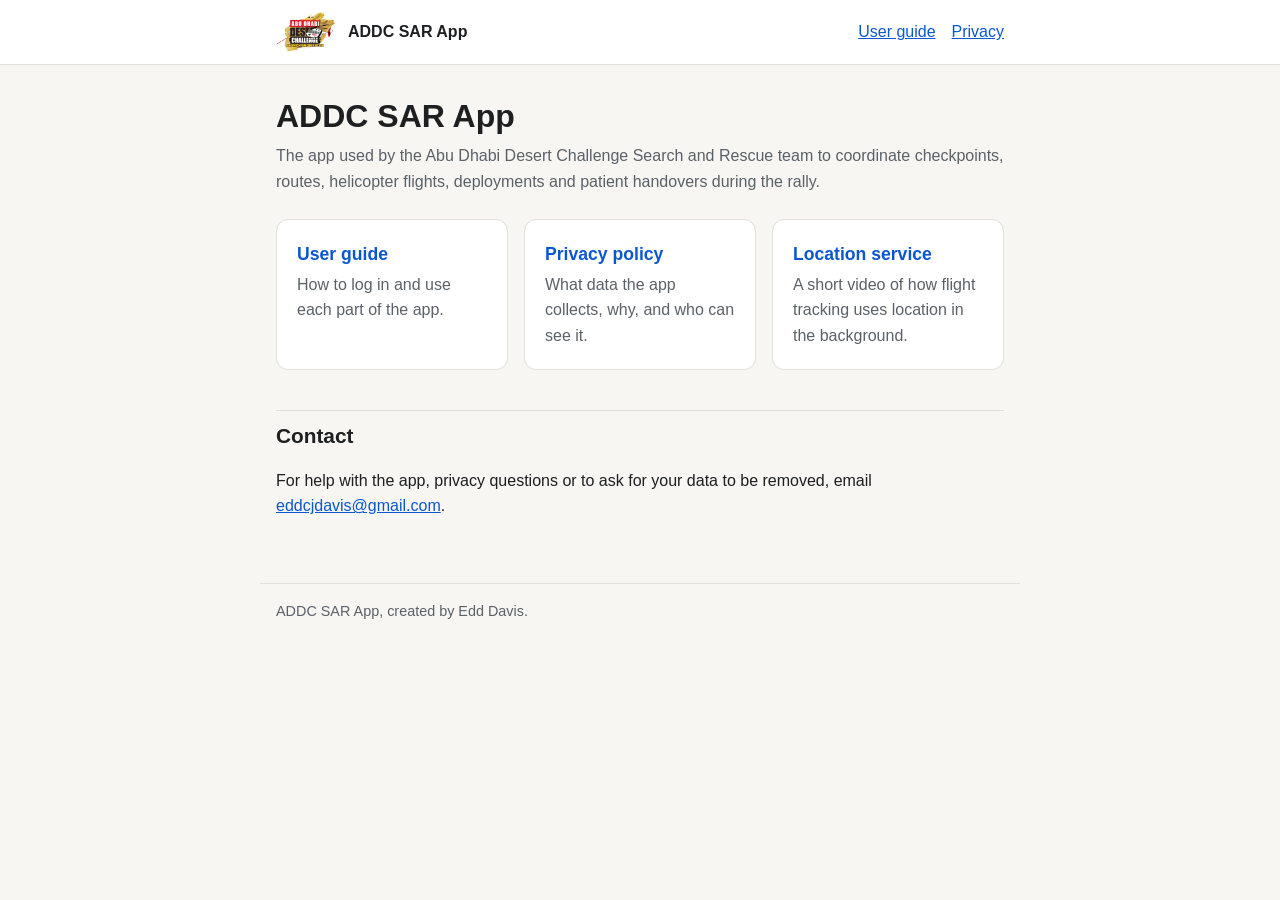
<file: index.html>
<!doctype html>
<html lang="en">
<head>
  <meta charset="utf-8">
  <meta name="viewport" content="width=device-width, initial-scale=1">
  <title>ADDC SAR App</title>
  <meta name="description" content="Privacy policy and user guide for the ADDC SAR App.">
  <link rel="icon" href="logo.png">
  <link rel="stylesheet" href="style.css">
</head>
<body>
  <header class="site">
    <div class="inner">
      <img src="logo.png" alt="">
      <a class="name" href="./">ADDC SAR App</a>
      <nav><a href="guide.html">User guide</a><a href="privacy.html">Privacy</a></nav>
    </div>
  </header>
  <main>
    <h1>ADDC SAR App</h1>
    <p class="lede">The app used by the Abu Dhabi Desert Challenge Search and Rescue team to coordinate checkpoints, routes, helicopter flights, deployments and patient handovers during the rally.</p>

    <div class="cards">
      <a class="card" href="guide.html"><strong>User guide</strong><span>How to log in and use each part of the app.</span></a>
      <a class="card" href="privacy.html"><strong>Privacy policy</strong><span>What data the app collects, why, and who can see it.</span></a>
      <a class="card" href="location-service.html"><strong>Location service</strong><span>A short video of how flight tracking uses location in the background.</span></a>
    </div>

    <h2>Contact</h2>
    <p>For help with the app, privacy questions or to ask for your data to be removed, email <a href="mailto:eddcjdavis@gmail.com">eddcjdavis@gmail.com</a>.</p>
  </main>
  <footer>ADDC SAR App, created by Edd Davis.</footer>
</body>
</html>
</file>
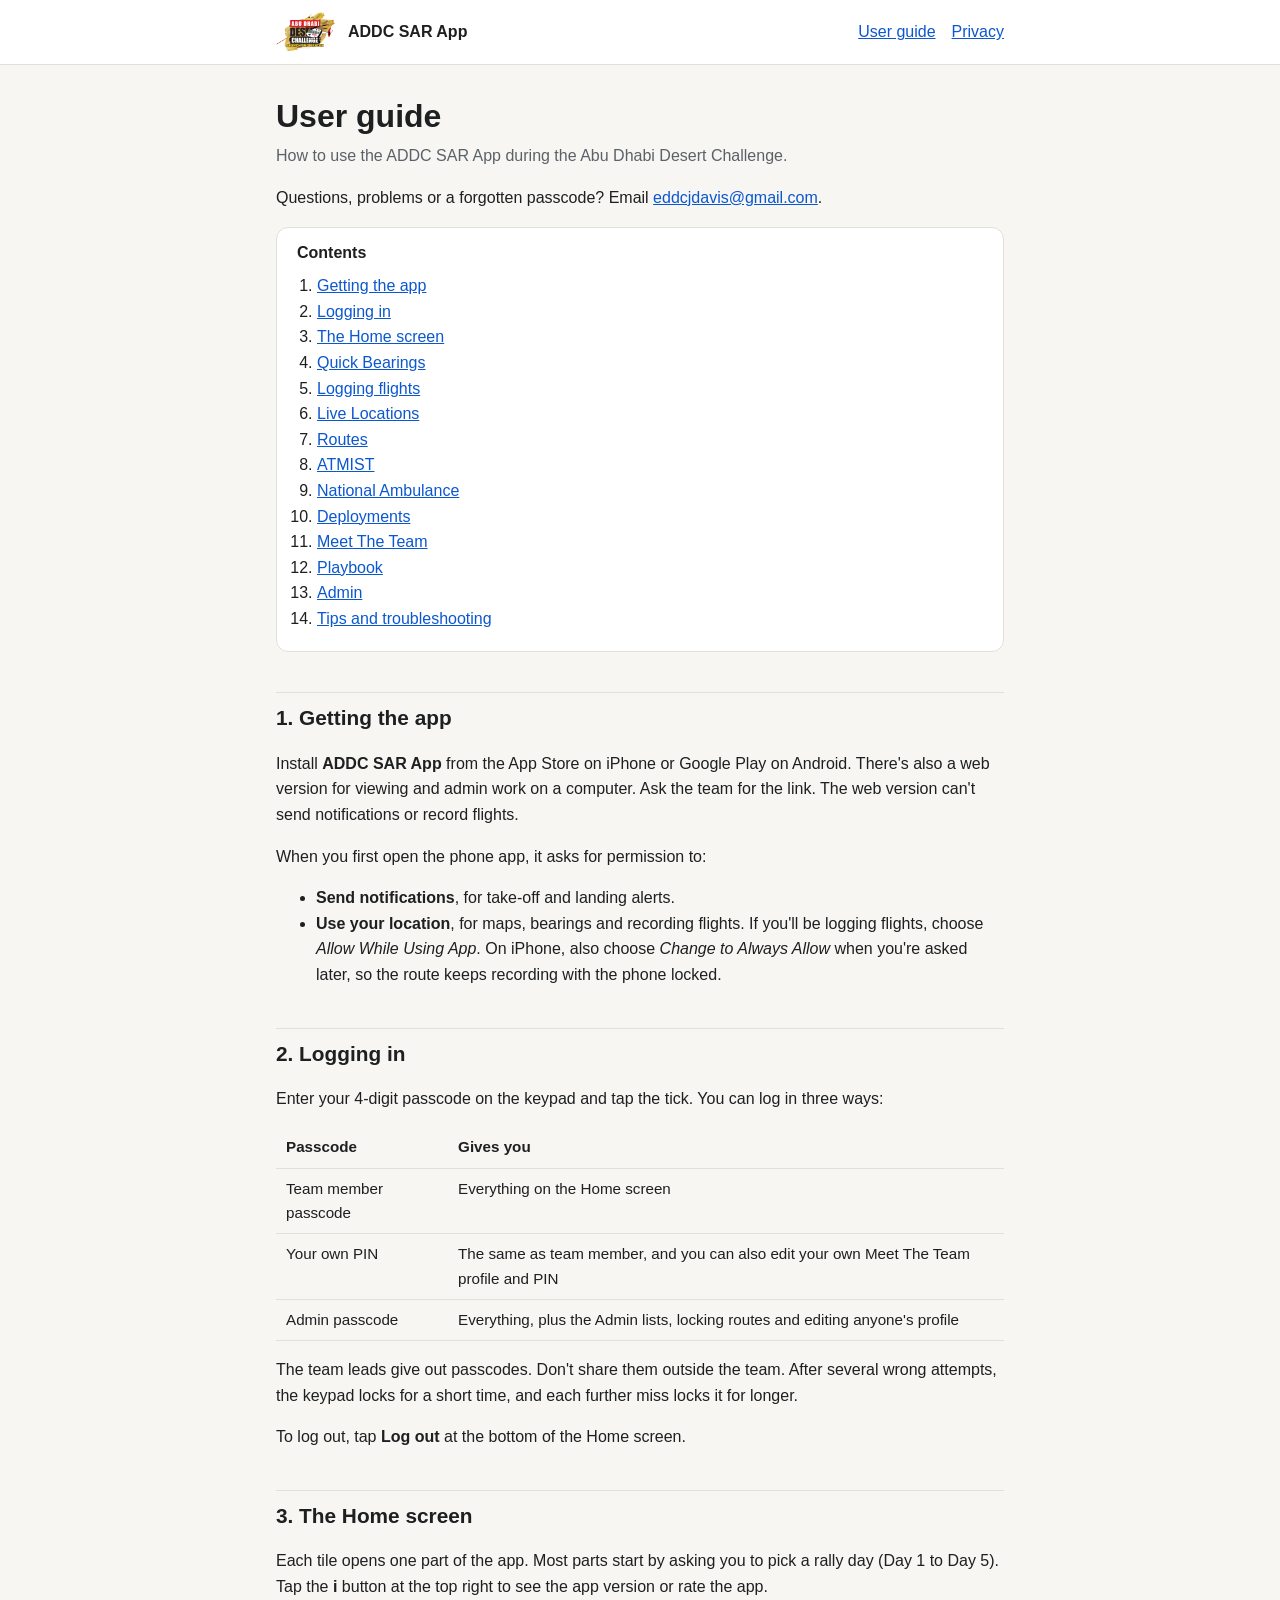
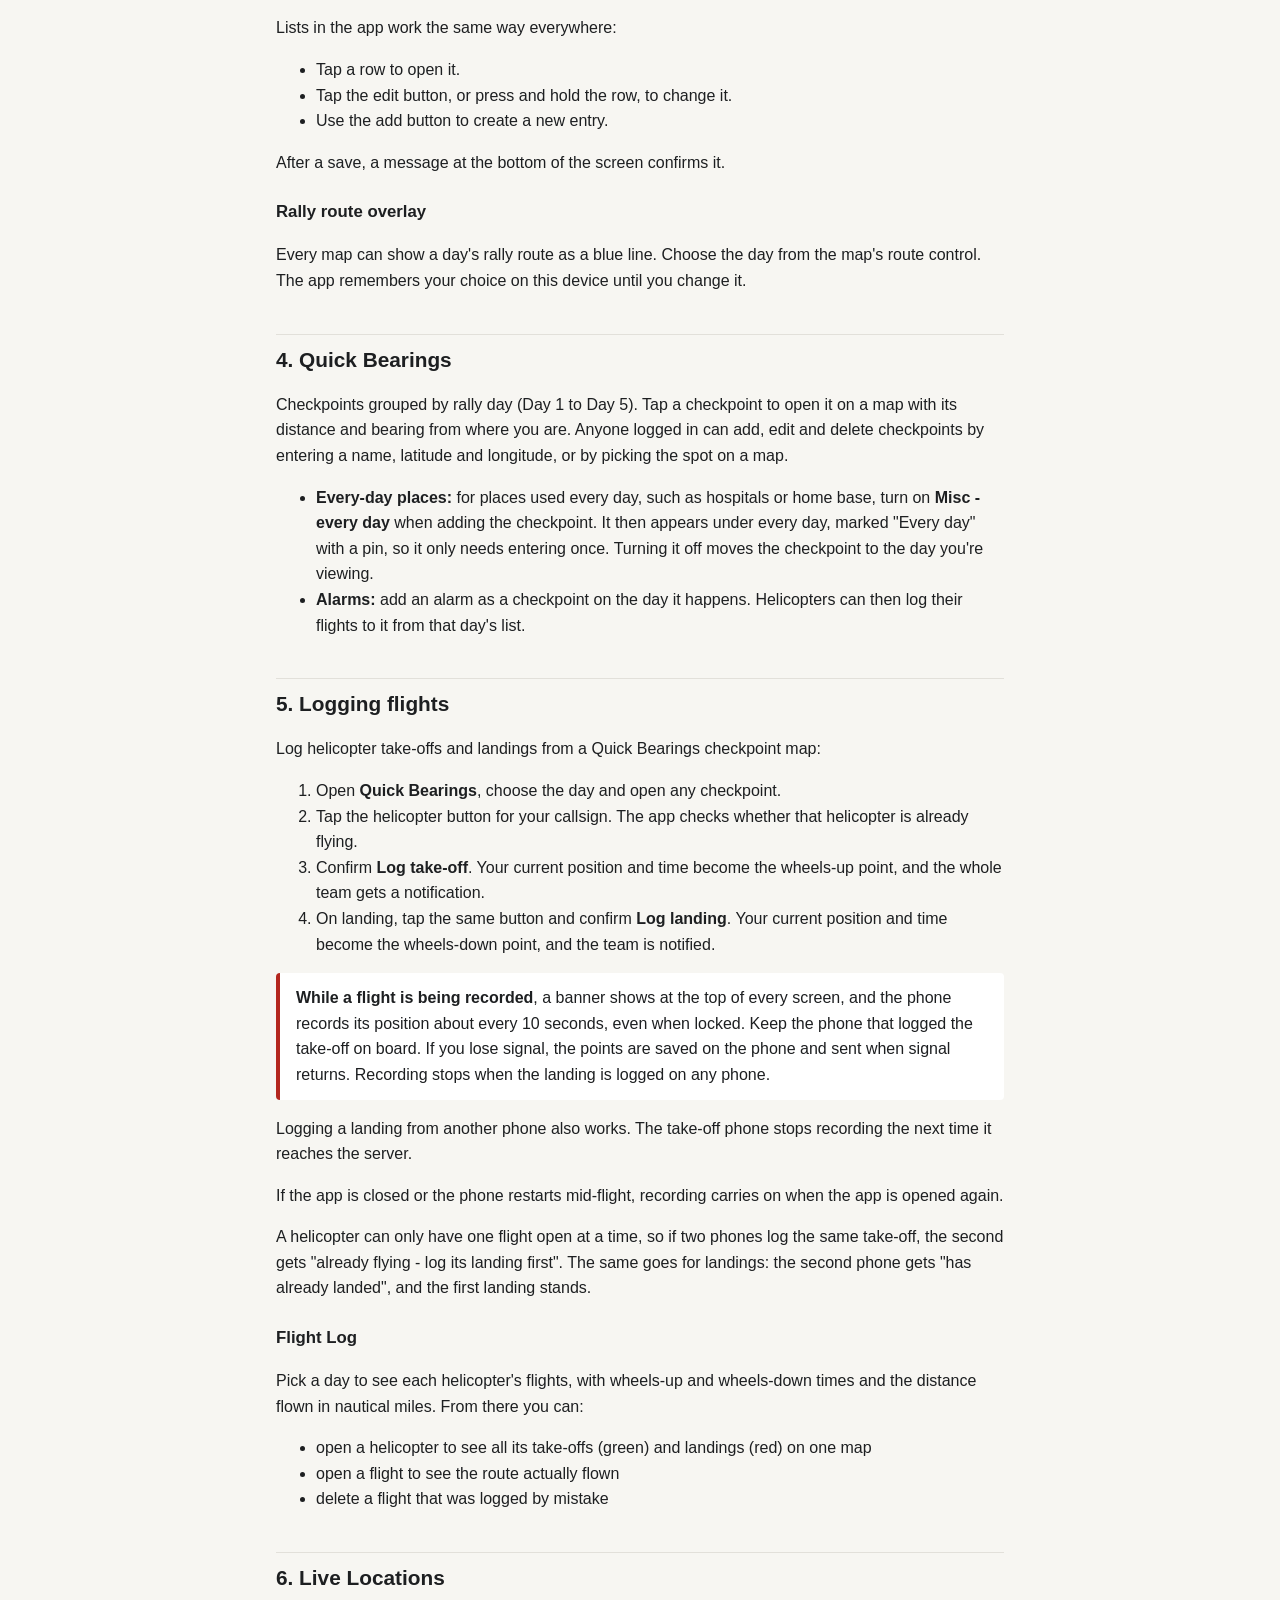
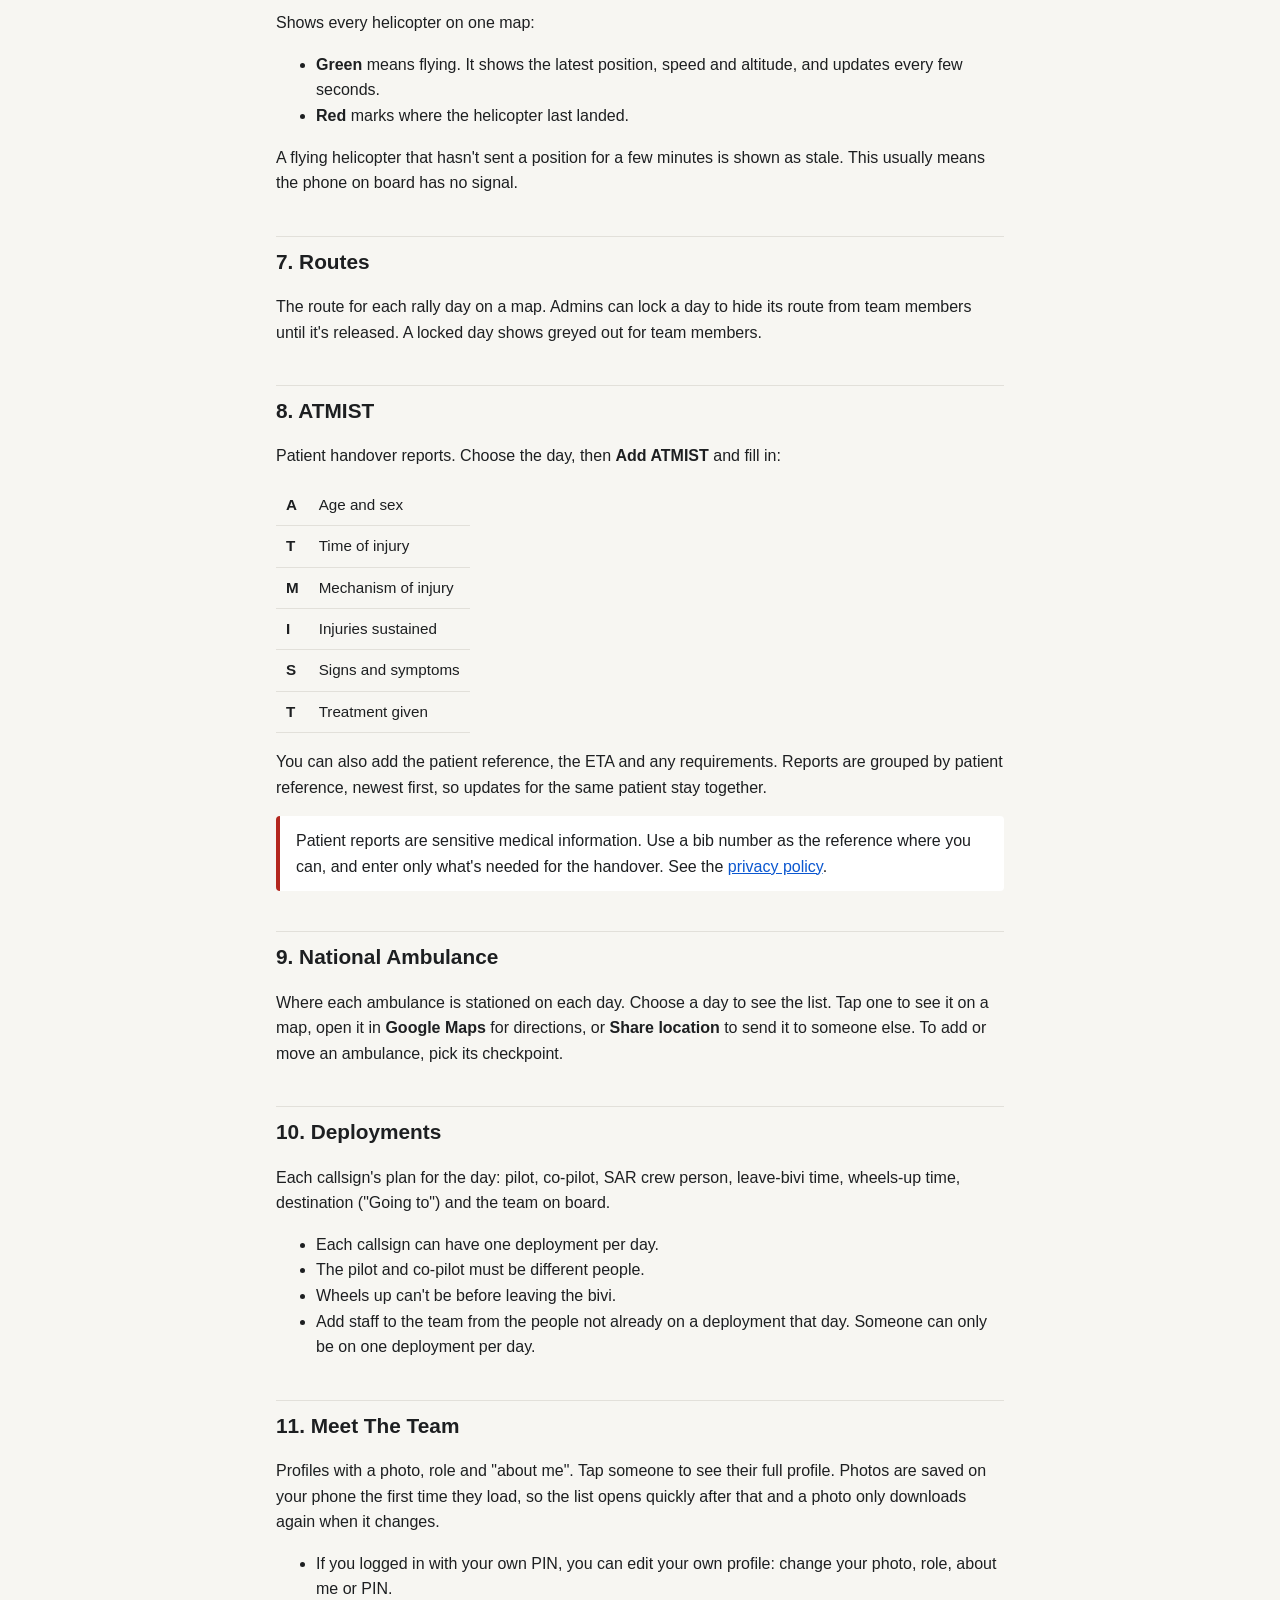
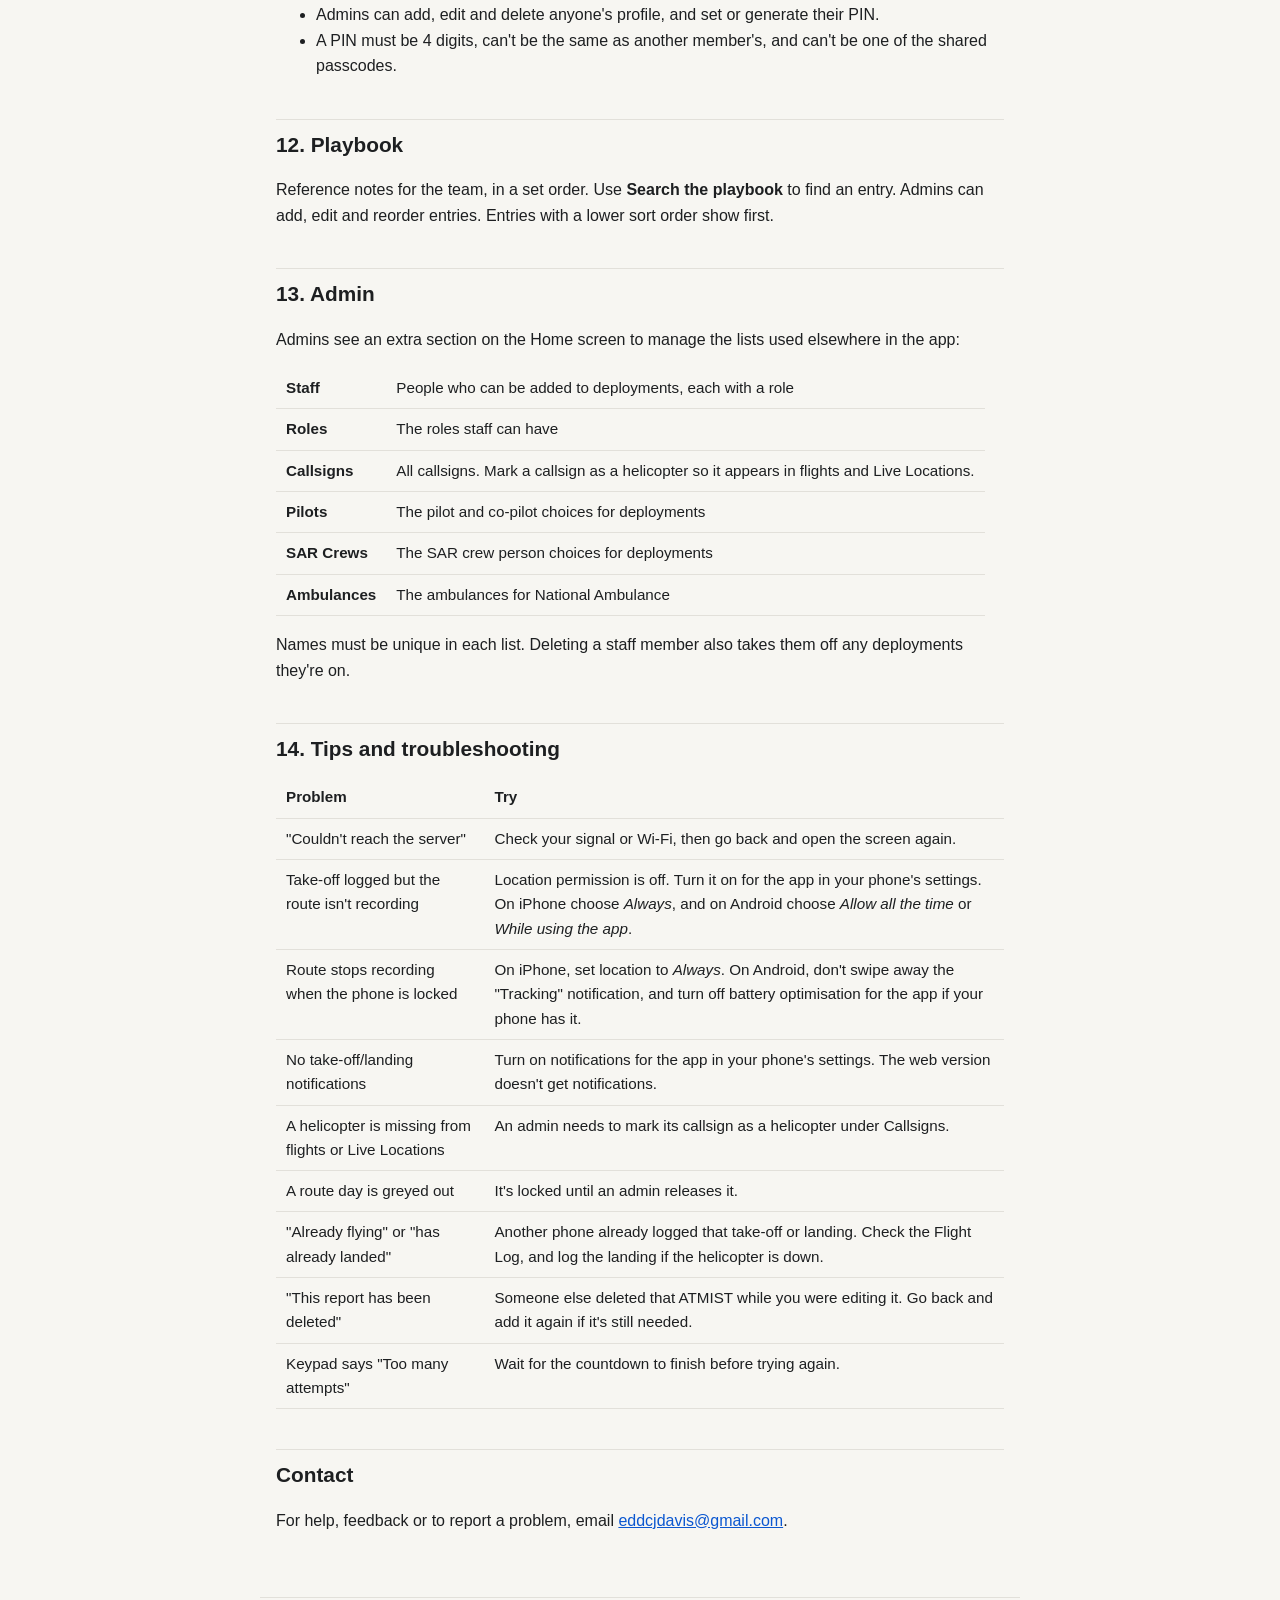
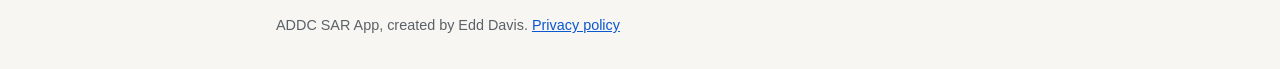
<file: guide.html>
<!doctype html>
<html lang="en">
<head>
  <meta charset="utf-8">
  <meta name="viewport" content="width=device-width, initial-scale=1">
  <title>ADDC SAR User Guide</title>
  <meta name="description" content="How to log in to and use each part of the ADDC SAR App.">
  <link rel="icon" href="logo.png">
  <link rel="stylesheet" href="style.css">
</head>
<body>
  <header class="site">
    <div class="inner">
      <img src="logo.png" alt="">
      <a class="name" href="./">ADDC SAR App</a>
      <nav><a href="guide.html">User guide</a><a href="privacy.html">Privacy</a></nav>
    </div>
  </header>
  <main>
    <h1>User guide</h1>
    <p class="lede">How to use the ADDC SAR App during the Abu Dhabi Desert Challenge.</p>

    <p>Questions, problems or a forgotten passcode? Email <a href="mailto:eddcjdavis@gmail.com">eddcjdavis@gmail.com</a>.</p>

    <div class="toc">
      <strong>Contents</strong>
      <ol>
        <li><a href="#install">Getting the app</a></li>
        <li><a href="#login">Logging in</a></li>
        <li><a href="#home">The Home screen</a></li>
        <li><a href="#bearings">Quick Bearings</a></li>
        <li><a href="#flights">Logging flights</a></li>
        <li><a href="#live">Live Locations</a></li>
        <li><a href="#routes">Routes</a></li>
        <li><a href="#atmist">ATMIST</a></li>
        <li><a href="#ambulance">National Ambulance</a></li>
        <li><a href="#deployments">Deployments</a></li>
        <li><a href="#team">Meet The Team</a></li>
        <li><a href="#playbook">Playbook</a></li>
        <li><a href="#admin">Admin</a></li>
        <li><a href="#tips">Tips and troubleshooting</a></li>
      </ol>
    </div>

    <h2 id="install">1. Getting the app</h2>
    <p>Install <strong>ADDC SAR App</strong> from the App Store on iPhone or Google Play on Android. There's also a web version for viewing and admin work on a computer. Ask the team for the link. The web version can't send notifications or record flights.</p>
    <p>When you first open the phone app, it asks for permission to:</p>
    <ul>
      <li><strong>Send notifications</strong>, for take-off and landing alerts.</li>
      <li><strong>Use your location</strong>, for maps, bearings and recording flights. If you'll be logging flights, choose <em>Allow While Using App</em>. On iPhone, also choose <em>Change to Always Allow</em> when you're asked later, so the route keeps recording with the phone locked.</li>
    </ul>

    <h2 id="login">2. Logging in</h2>
    <p>Enter your 4-digit passcode on the keypad and tap the tick. You can log in three ways:</p>
    <table>
      <thead><tr><th>Passcode</th><th>Gives you</th></tr></thead>
      <tbody>
        <tr><td>Team member passcode</td><td>Everything on the Home screen</td></tr>
        <tr><td>Your own PIN</td><td>The same as team member, and you can also edit your own Meet The Team profile and PIN</td></tr>
        <tr><td>Admin passcode</td><td>Everything, plus the Admin lists, locking routes and editing anyone's profile</td></tr>
      </tbody>
    </table>
    <p>The team leads give out passcodes. Don't share them outside the team. After several wrong attempts, the keypad locks for a short time, and each further miss locks it for longer.</p>
    <p>To log out, tap <strong>Log out</strong> at the bottom of the Home screen.</p>

    <h2 id="home">3. The Home screen</h2>
    <p>Each tile opens one part of the app. Most parts start by asking you to pick a rally day (Day 1 to Day 5). Tap the <strong>i</strong> button at the top right to see the app version or rate the app.</p>
    <p>Lists in the app work the same way everywhere:</p>
    <ul>
      <li>Tap a row to open it.</li>
      <li>Tap the edit button, or press and hold the row, to change it.</li>
      <li>Use the add button to create a new entry.</li>
    </ul>
    <p>After a save, a message at the bottom of the screen confirms it.</p>

    <h3>Rally route overlay</h3>
    <p>Every map can show a day's rally route as a blue line. Choose the day from the map's route control. The app remembers your choice on this device until you change it.</p>

    <h2 id="bearings">4. Quick Bearings</h2>
    <p>Checkpoints grouped by rally day (Day 1 to Day 5). Tap a checkpoint to open it on a map with its distance and bearing from where you are. Anyone logged in can add, edit and delete checkpoints by entering a name, latitude and longitude, or by picking the spot on a map.</p>
    <ul>
      <li><strong>Every-day places:</strong> for places used every day, such as hospitals or home base, turn on <strong>Misc - every day</strong> when adding the checkpoint. It then appears under every day, marked "Every day" with a pin, so it only needs entering once. Turning it off moves the checkpoint to the day you're viewing.</li>
      <li><strong>Alarms:</strong> add an alarm as a checkpoint on the day it happens. Helicopters can then log their flights to it from that day's list.</li>
    </ul>

    <h2 id="flights">5. Logging flights</h2>
    <p>Log helicopter take-offs and landings from a Quick Bearings checkpoint map:</p>
    <ol>
      <li>Open <strong>Quick Bearings</strong>, choose the day and open any checkpoint.</li>
      <li>Tap the helicopter button for your callsign. The app checks whether that helicopter is already flying.</li>
      <li>Confirm <strong>Log take-off</strong>. Your current position and time become the wheels-up point, and the whole team gets a notification.</li>
      <li>On landing, tap the same button and confirm <strong>Log landing</strong>. Your current position and time become the wheels-down point, and the team is notified.</li>
    </ol>

    <div class="note">
      <strong>While a flight is being recorded</strong>, a banner shows at the top of every screen, and the phone records its position about every 10 seconds, even when locked. Keep the phone that logged the take-off on board. If you lose signal, the points are saved on the phone and sent when signal returns. Recording stops when the landing is logged on any phone.
    </div>

    <p>Logging a landing from another phone also works. The take-off phone stops recording the next time it reaches the server.</p>
    <p>If the app is closed or the phone restarts mid-flight, recording carries on when the app is opened again.</p>
    <p>A helicopter can only have one flight open at a time, so if two phones log the same take-off, the second gets "already flying - log its landing first". The same goes for landings: the second phone gets "has already landed", and the first landing stands.</p>

    <h3>Flight Log</h3>
    <p>Pick a day to see each helicopter's flights, with wheels-up and wheels-down times and the distance flown in nautical miles. From there you can:</p>
    <ul>
      <li>open a helicopter to see all its take-offs (green) and landings (red) on one map</li>
      <li>open a flight to see the route actually flown</li>
      <li>delete a flight that was logged by mistake</li>
    </ul>

    <h2 id="live">6. Live Locations</h2>
    <p>Shows every helicopter on one map:</p>
    <ul>
      <li><strong>Green</strong> means flying. It shows the latest position, speed and altitude, and updates every few seconds.</li>
      <li><strong>Red</strong> marks where the helicopter last landed.</li>
    </ul>
    <p>A flying helicopter that hasn't sent a position for a few minutes is shown as stale. This usually means the phone on board has no signal.</p>

    <h2 id="routes">7. Routes</h2>
    <p>The route for each rally day on a map. Admins can lock a day to hide its route from team members until it's released. A locked day shows greyed out for team members.</p>

    <h2 id="atmist">8. ATMIST</h2>
    <p>Patient handover reports. Choose the day, then <strong>Add ATMIST</strong> and fill in:</p>
    <table>
      <tbody>
        <tr><th>A</th><td>Age and sex</td></tr>
        <tr><th>T</th><td>Time of injury</td></tr>
        <tr><th>M</th><td>Mechanism of injury</td></tr>
        <tr><th>I</th><td>Injuries sustained</td></tr>
        <tr><th>S</th><td>Signs and symptoms</td></tr>
        <tr><th>T</th><td>Treatment given</td></tr>
      </tbody>
    </table>
    <p>You can also add the patient reference, the ETA and any requirements. Reports are grouped by patient reference, newest first, so updates for the same patient stay together.</p>
    <div class="note">Patient reports are sensitive medical information. Use a bib number as the reference where you can, and enter only what's needed for the handover. See the <a href="privacy.html#patients">privacy policy</a>.</div>

    <h2 id="ambulance">9. National Ambulance</h2>
    <p>Where each ambulance is stationed on each day. Choose a day to see the list. Tap one to see it on a map, open it in <strong>Google Maps</strong> for directions, or <strong>Share location</strong> to send it to someone else. To add or move an ambulance, pick its checkpoint.</p>

    <h2 id="deployments">10. Deployments</h2>
    <p>Each callsign's plan for the day: pilot, co-pilot, SAR crew person, leave-bivi time, wheels-up time, destination ("Going to") and the team on board.</p>
    <ul>
      <li>Each callsign can have one deployment per day.</li>
      <li>The pilot and co-pilot must be different people.</li>
      <li>Wheels up can't be before leaving the bivi.</li>
      <li>Add staff to the team from the people not already on a deployment that day. Someone can only be on one deployment per day.</li>
    </ul>

    <h2 id="team">11. Meet The Team</h2>
    <p>Profiles with a photo, role and "about me". Tap someone to see their full profile. Photos are saved on your phone the first time they load, so the list opens quickly after that and a photo only downloads again when it changes.</p>
    <ul>
      <li>If you logged in with your own PIN, you can edit your own profile: change your photo, role, about me or PIN.</li>
      <li>Admins can add, edit and delete anyone's profile, and set or generate their PIN.</li>
      <li>A PIN must be 4 digits, can't be the same as another member's, and can't be one of the shared passcodes.</li>
    </ul>

    <h2 id="playbook">12. Playbook</h2>
    <p>Reference notes for the team, in a set order. Use <strong>Search the playbook</strong> to find an entry. Admins can add, edit and reorder entries. Entries with a lower sort order show first.</p>

    <h2 id="admin">13. Admin</h2>
    <p>Admins see an extra section on the Home screen to manage the lists used elsewhere in the app:</p>
    <table>
      <tbody>
        <tr><th>Staff</th><td>People who can be added to deployments, each with a role</td></tr>
        <tr><th>Roles</th><td>The roles staff can have</td></tr>
        <tr><th>Callsigns</th><td>All callsigns. Mark a callsign as a helicopter so it appears in flights and Live Locations.</td></tr>
        <tr><th>Pilots</th><td>The pilot and co-pilot choices for deployments</td></tr>
        <tr><th>SAR Crews</th><td>The SAR crew person choices for deployments</td></tr>
        <tr><th>Ambulances</th><td>The ambulances for National Ambulance</td></tr>
      </tbody>
    </table>
    <p>Names must be unique in each list. Deleting a staff member also takes them off any deployments they're on.</p>

    <h2 id="tips">14. Tips and troubleshooting</h2>
    <table>
      <thead><tr><th>Problem</th><th>Try</th></tr></thead>
      <tbody>
        <tr><td>"Couldn't reach the server"</td><td>Check your signal or Wi-Fi, then go back and open the screen again.</td></tr>
        <tr><td>Take-off logged but the route isn't recording</td><td>Location permission is off. Turn it on for the app in your phone's settings. On iPhone choose <em>Always</em>, and on Android choose <em>Allow all the time</em> or <em>While using the app</em>.</td></tr>
        <tr><td>Route stops recording when the phone is locked</td><td>On iPhone, set location to <em>Always</em>. On Android, don't swipe away the "Tracking" notification, and turn off battery optimisation for the app if your phone has it.</td></tr>
        <tr><td>No take-off/landing notifications</td><td>Turn on notifications for the app in your phone's settings. The web version doesn't get notifications.</td></tr>
        <tr><td>A helicopter is missing from flights or Live Locations</td><td>An admin needs to mark its callsign as a helicopter under Callsigns.</td></tr>
        <tr><td>A route day is greyed out</td><td>It's locked until an admin releases it.</td></tr>
        <tr><td>"Already flying" or "has already landed"</td><td>Another phone already logged that take-off or landing. Check the Flight Log, and log the landing if the helicopter is down.</td></tr>
        <tr><td>"This report has been deleted"</td><td>Someone else deleted that ATMIST while you were editing it. Go back and add it again if it's still needed.</td></tr>
        <tr><td>Keypad says "Too many attempts"</td><td>Wait for the countdown to finish before trying again.</td></tr>
      </tbody>
    </table>

    <h2>Contact</h2>
    <p>For help, feedback or to report a problem, email <a href="mailto:eddcjdavis@gmail.com">eddcjdavis@gmail.com</a>.</p>
  </main>
  <footer>ADDC SAR App, created by Edd Davis. <a href="privacy.html">Privacy policy</a></footer>
</body>
</html>
</file>
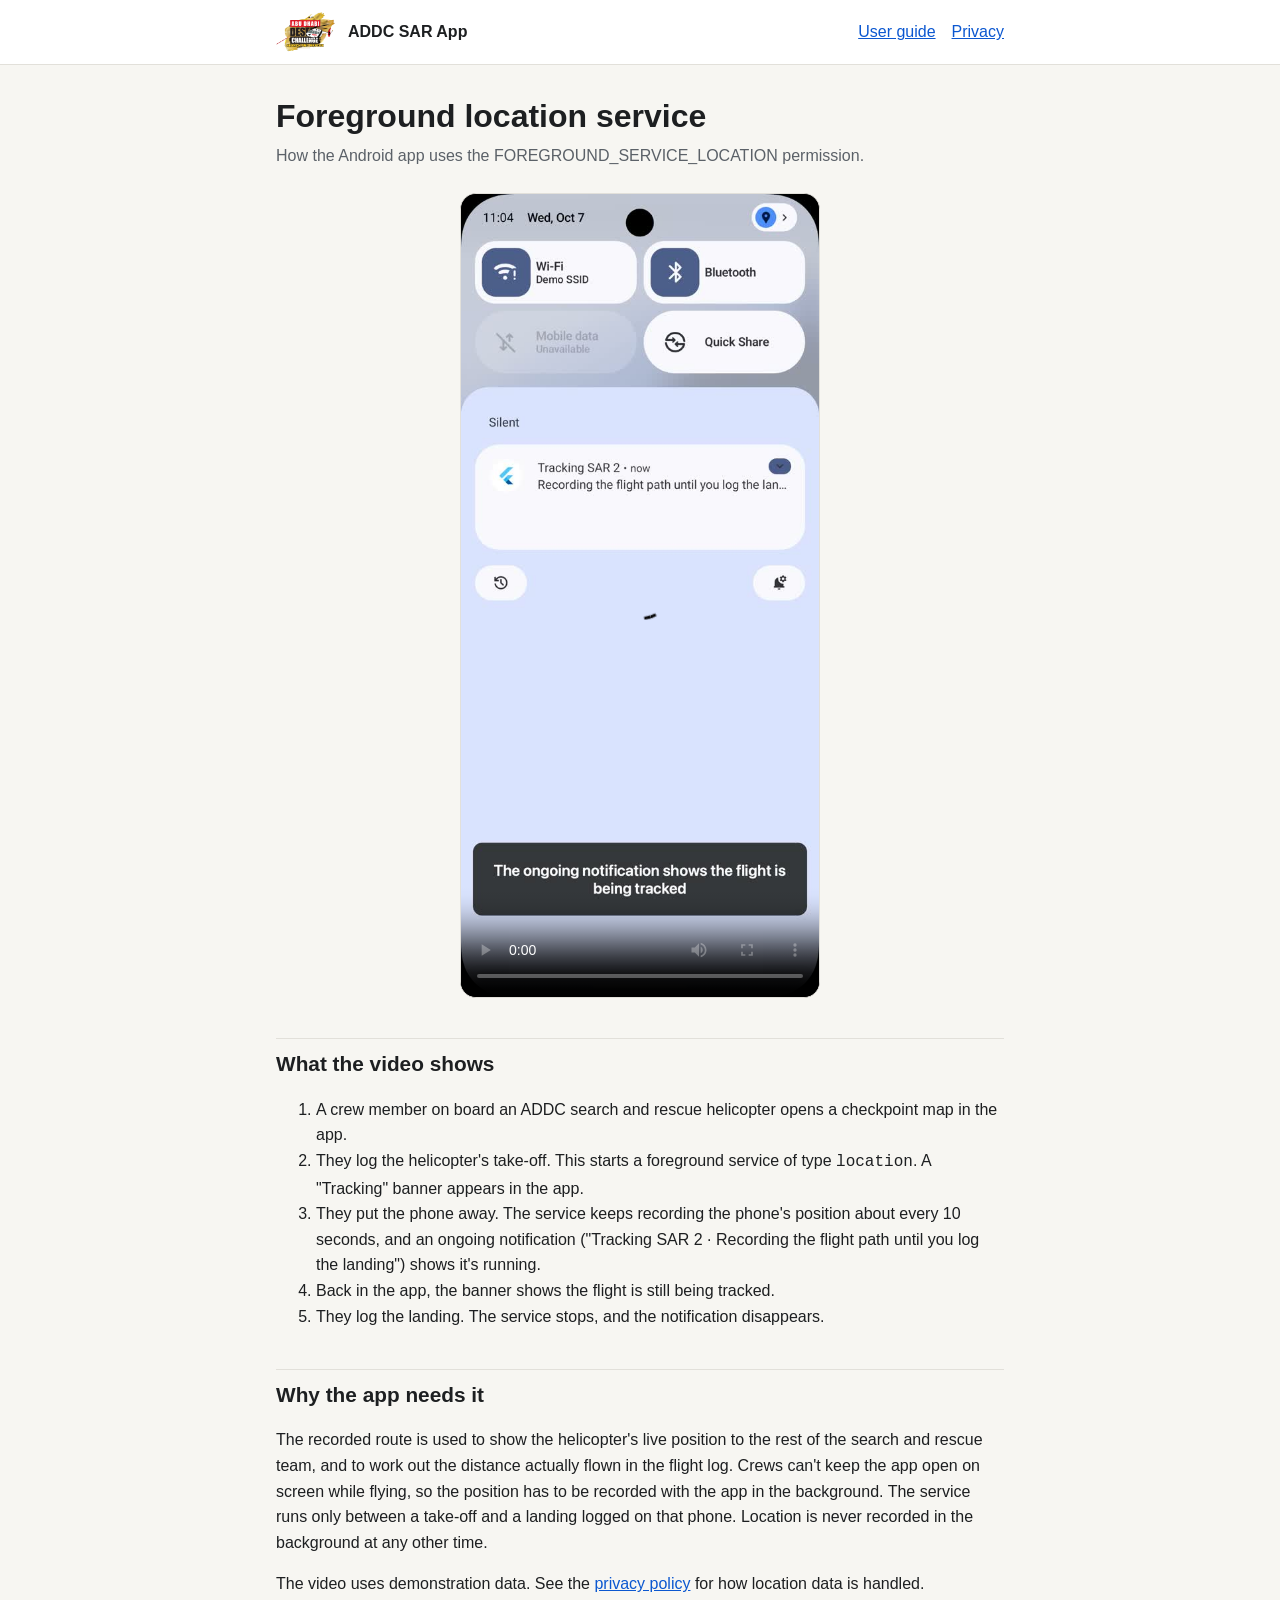
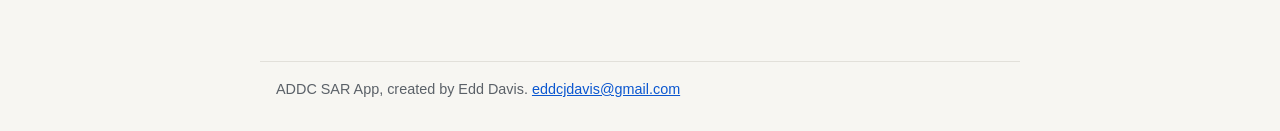
<file: location-service.html>
<!doctype html>
<html lang="en">
<head>
  <meta charset="utf-8">
  <meta name="viewport" content="width=device-width, initial-scale=1">
  <title>ADDC SAR Location Service</title>
  <meta name="description" content="How the ADDC SAR App uses its foreground location service to record helicopter flight paths.">
  <link rel="icon" href="logo.png">
  <link rel="stylesheet" href="style.css">
  <style>
    video { display: block; width: 100%; max-width: 360px; margin: 24px auto; border-radius: 16px; border: 1px solid var(--border); background: #000; }
  </style>
</head>
<body>
  <header class="site">
    <div class="inner">
      <img src="logo.png" alt="">
      <a class="name" href="./">ADDC SAR App</a>
      <nav><a href="guide.html">User guide</a><a href="privacy.html">Privacy</a></nav>
    </div>
  </header>
  <main>
    <h1>Foreground location service</h1>
    <p class="lede">How the Android app uses the FOREGROUND_SERVICE_LOCATION permission.</p>

    <video controls playsinline preload="metadata" poster="location-service-poster.jpg">
      <source src="location-service.mp4" type="video/mp4">
      Your browser can't play this video. <a href="location-service.mp4">Download it</a> instead.
    </video>

    <h2>What the video shows</h2>
    <ol>
      <li>A crew member on board an ADDC search and rescue helicopter opens a checkpoint map in the app.</li>
      <li>They log the helicopter's take-off. This starts a foreground service of type <code>location</code>. A "Tracking" banner appears in the app.</li>
      <li>They put the phone away. The service keeps recording the phone's position about every 10 seconds, and an ongoing notification ("Tracking SAR 2 · Recording the flight path until you log the landing") shows it's running.</li>
      <li>Back in the app, the banner shows the flight is still being tracked.</li>
      <li>They log the landing. The service stops, and the notification disappears.</li>
    </ol>

    <h2>Why the app needs it</h2>
    <p>The recorded route is used to show the helicopter's live position to the rest of the search and rescue team, and to work out the distance actually flown in the flight log. Crews can't keep the app open on screen while flying, so the position has to be recorded with the app in the background. The service runs only between a take-off and a landing logged on that phone. Location is never recorded in the background at any other time.</p>
    <p>The video uses demonstration data. See the <a href="privacy.html#location">privacy policy</a> for how location data is handled.</p>
  </main>
  <footer>ADDC SAR App, created by Edd Davis. <a href="mailto:eddcjdavis@gmail.com">eddcjdavis@gmail.com</a></footer>
</body>
</html>
</file>
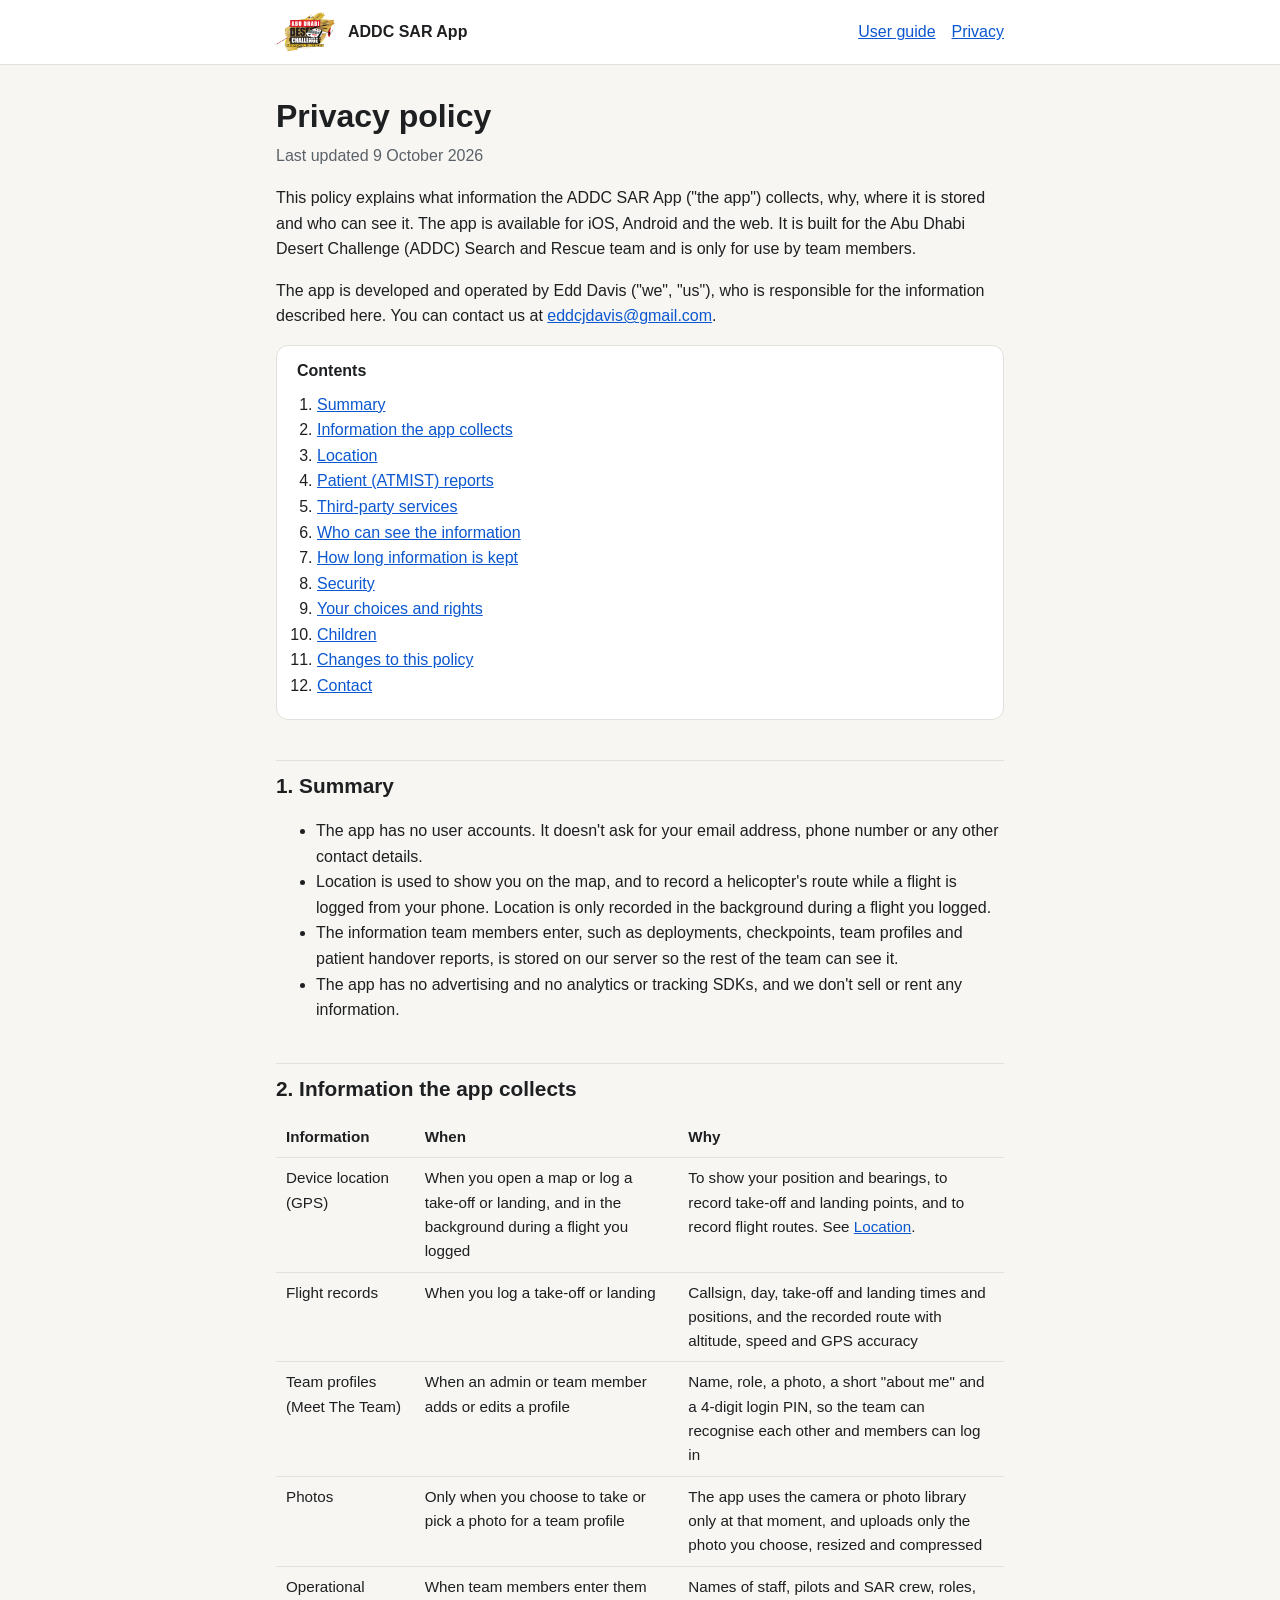
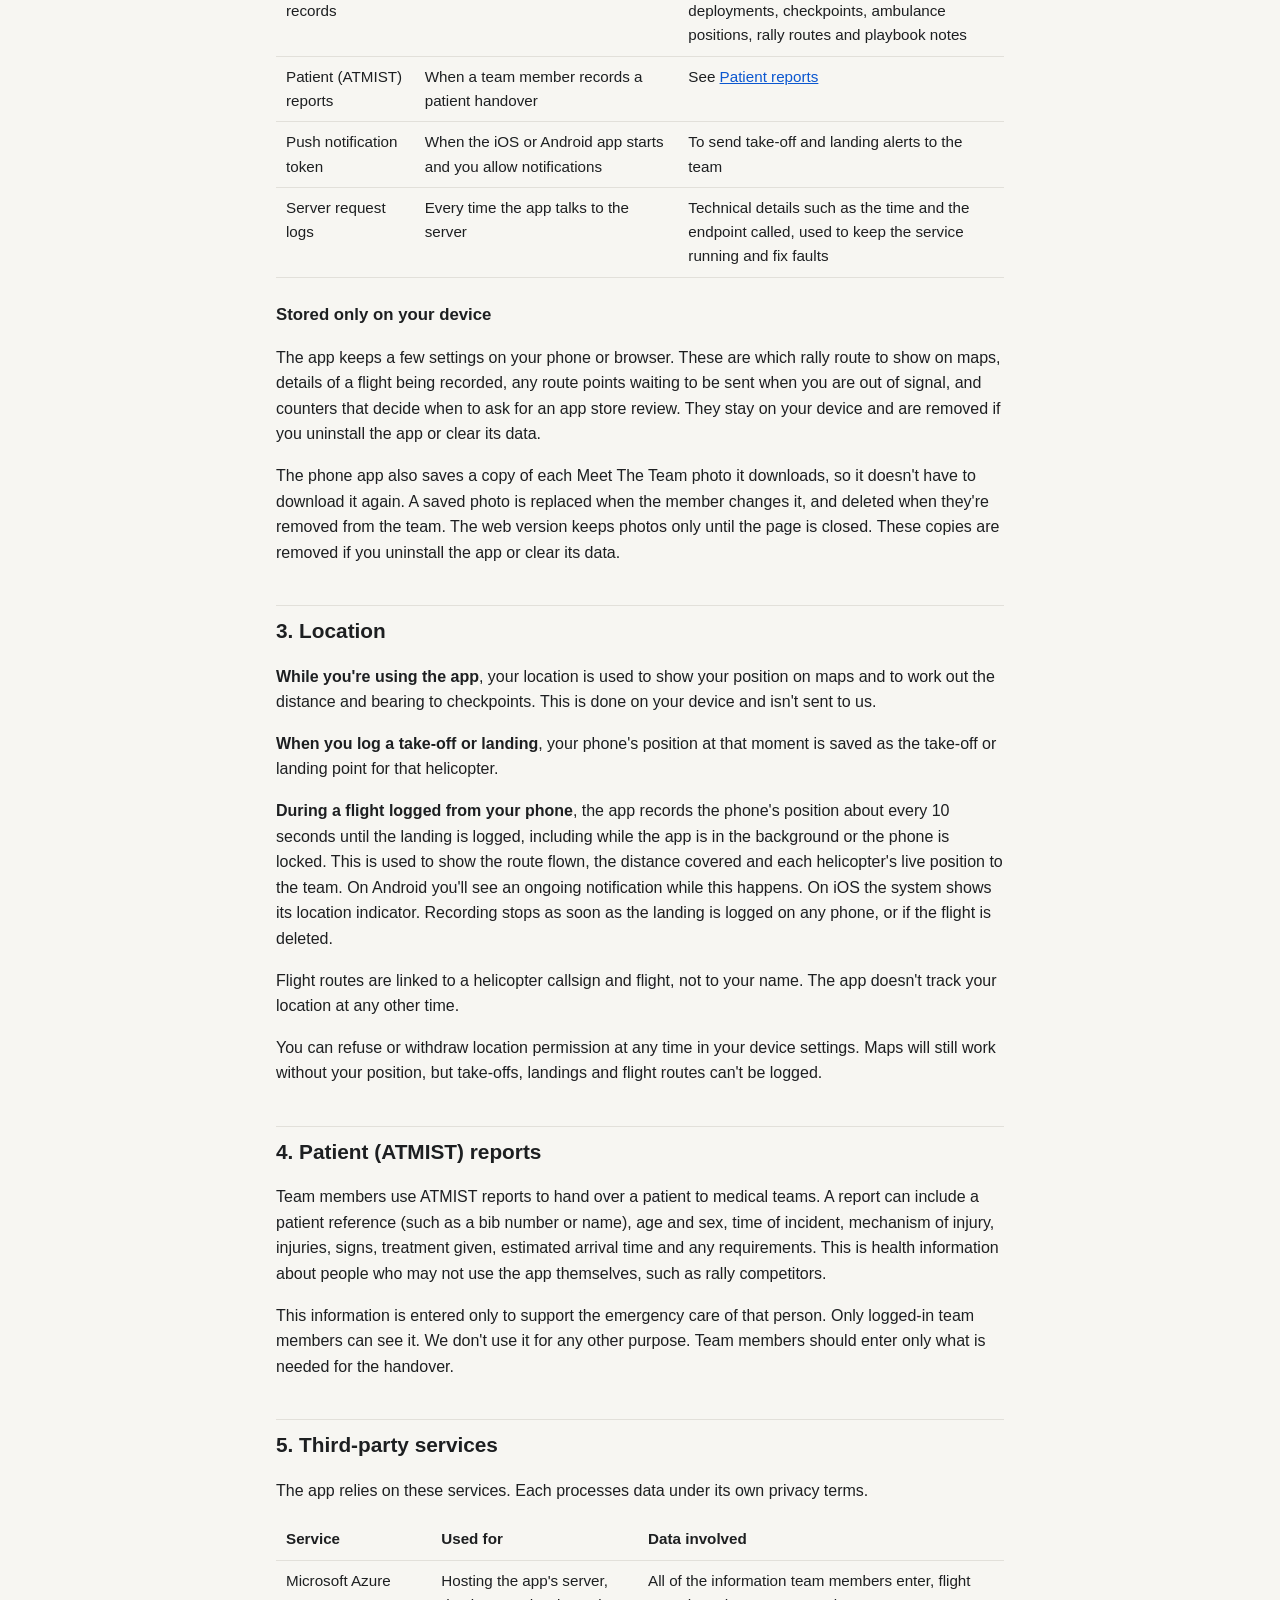
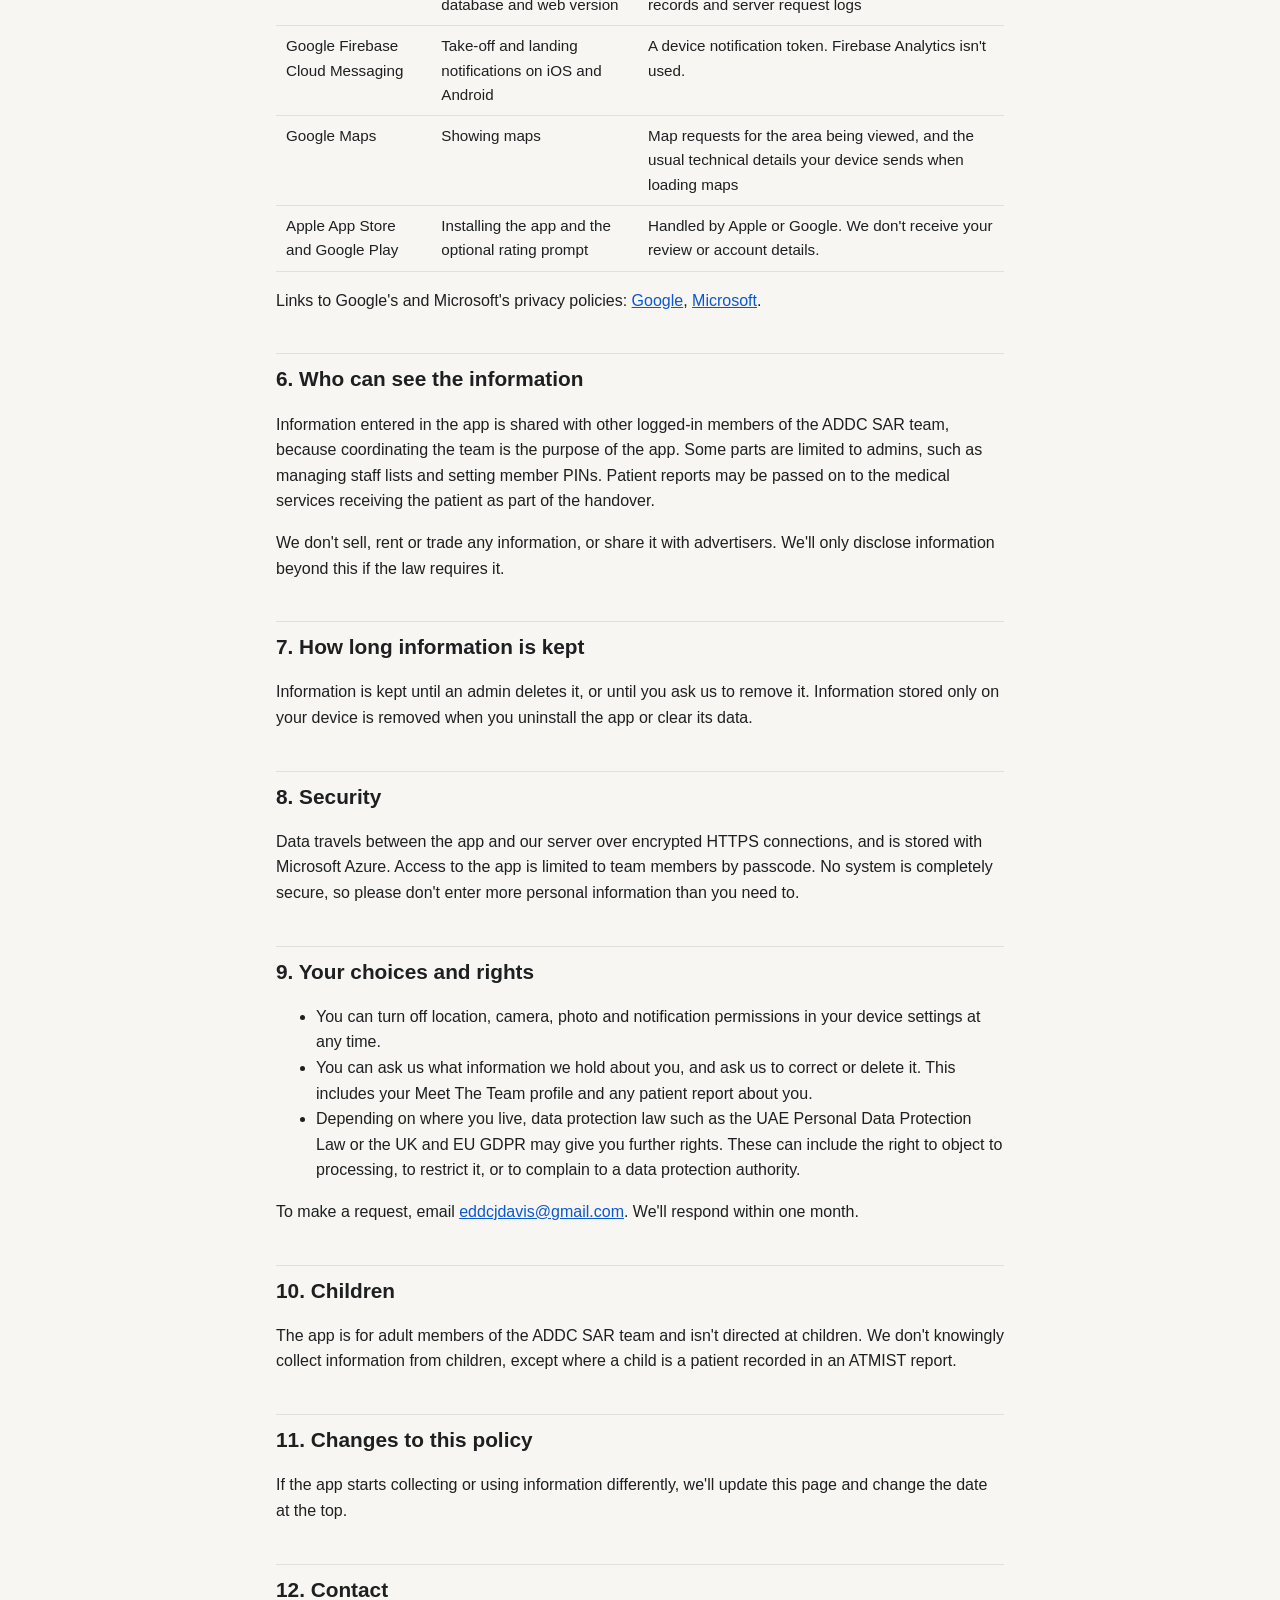
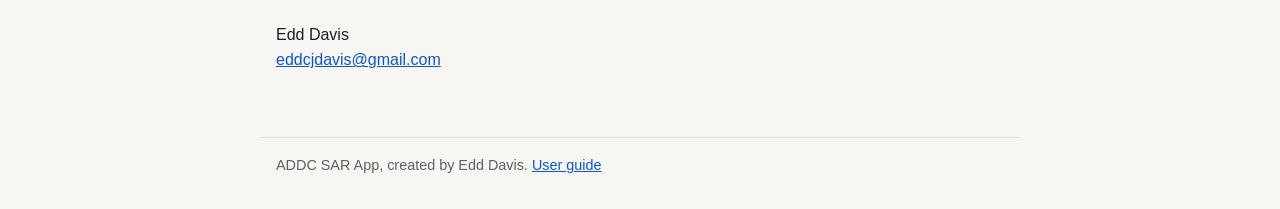
<file: privacy.html>
<!doctype html>
<html lang="en">
<head>
  <meta charset="utf-8">
  <meta name="viewport" content="width=device-width, initial-scale=1">
  <title>ADDC SAR Privacy Policy</title>
  <meta name="description" content="How the ADDC SAR App collects, uses and stores information.">
  <link rel="icon" href="logo.png">
  <link rel="stylesheet" href="style.css">
</head>
<body>
  <header class="site">
    <div class="inner">
      <img src="logo.png" alt="">
      <a class="name" href="./">ADDC SAR App</a>
      <nav><a href="guide.html">User guide</a><a href="privacy.html">Privacy</a></nav>
    </div>
  </header>
  <main>
    <h1>Privacy policy</h1>
    <p class="lede">Last updated 9 October 2026</p>

    <p>This policy explains what information the ADDC SAR App ("the app") collects, why, where it is stored and who can see it. The app is available for iOS, Android and the web. It is built for the Abu Dhabi Desert Challenge (ADDC) Search and Rescue team and is only for use by team members.</p>

    <p>The app is developed and operated by Edd Davis ("we", "us"), who is responsible for the information described here. You can contact us at <a href="mailto:eddcjdavis@gmail.com">eddcjdavis@gmail.com</a>.</p>

    <div class="toc">
      <strong>Contents</strong>
      <ol>
        <li><a href="#summary">Summary</a></li>
        <li><a href="#collect">Information the app collects</a></li>
        <li><a href="#location">Location</a></li>
        <li><a href="#patients">Patient (ATMIST) reports</a></li>
        <li><a href="#services">Third-party services</a></li>
        <li><a href="#sharing">Who can see the information</a></li>
        <li><a href="#retention">How long information is kept</a></li>
        <li><a href="#security">Security</a></li>
        <li><a href="#rights">Your choices and rights</a></li>
        <li><a href="#children">Children</a></li>
        <li><a href="#changes">Changes to this policy</a></li>
        <li><a href="#contact">Contact</a></li>
      </ol>
    </div>

    <h2 id="summary">1. Summary</h2>
    <ul>
      <li>The app has no user accounts. It doesn't ask for your email address, phone number or any other contact details.</li>
      <li>Location is used to show you on the map, and to record a helicopter's route while a flight is logged from your phone. Location is only recorded in the background during a flight you logged.</li>
      <li>The information team members enter, such as deployments, checkpoints, team profiles and patient handover reports, is stored on our server so the rest of the team can see it.</li>
      <li>The app has no advertising and no analytics or tracking SDKs, and we don't sell or rent any information.</li>
    </ul>

    <h2 id="collect">2. Information the app collects</h2>
    <table>
      <thead><tr><th>Information</th><th>When</th><th>Why</th></tr></thead>
      <tbody>
        <tr><td>Device location (GPS)</td><td>When you open a map or log a take-off or landing, and in the background during a flight you logged</td><td>To show your position and bearings, to record take-off and landing points, and to record flight routes. See <a href="#location">Location</a>.</td></tr>
        <tr><td>Flight records</td><td>When you log a take-off or landing</td><td>Callsign, day, take-off and landing times and positions, and the recorded route with altitude, speed and GPS accuracy</td></tr>
        <tr><td>Team profiles (Meet The Team)</td><td>When an admin or team member adds or edits a profile</td><td>Name, role, a photo, a short "about me" and a 4-digit login PIN, so the team can recognise each other and members can log in</td></tr>
        <tr><td>Photos</td><td>Only when you choose to take or pick a photo for a team profile</td><td>The app uses the camera or photo library only at that moment, and uploads only the photo you choose, resized and compressed</td></tr>
        <tr><td>Operational records</td><td>When team members enter them</td><td>Names of staff, pilots and SAR crew, roles, deployments, checkpoints, ambulance positions, rally routes and playbook notes</td></tr>
        <tr><td>Patient (ATMIST) reports</td><td>When a team member records a patient handover</td><td>See <a href="#patients">Patient reports</a></td></tr>
        <tr><td>Push notification token</td><td>When the iOS or Android app starts and you allow notifications</td><td>To send take-off and landing alerts to the team</td></tr>
        <tr><td>Server request logs</td><td>Every time the app talks to the server</td><td>Technical details such as the time and the endpoint called, used to keep the service running and fix faults</td></tr>
      </tbody>
    </table>

    <h3>Stored only on your device</h3>
    <p>The app keeps a few settings on your phone or browser. These are which rally route to show on maps, details of a flight being recorded, any route points waiting to be sent when you are out of signal, and counters that decide when to ask for an app store review. They stay on your device and are removed if you uninstall the app or clear its data.</p>
    <p>The phone app also saves a copy of each Meet The Team photo it downloads, so it doesn't have to download it again. A saved photo is replaced when the member changes it, and deleted when they're removed from the team. The web version keeps photos only until the page is closed. These copies are removed if you uninstall the app or clear its data.</p>

    <h2 id="location">3. Location</h2>
    <p><strong>While you're using the app</strong>, your location is used to show your position on maps and to work out the distance and bearing to checkpoints. This is done on your device and isn't sent to us.</p>
    <p><strong>When you log a take-off or landing</strong>, your phone's position at that moment is saved as the take-off or landing point for that helicopter.</p>
    <p><strong>During a flight logged from your phone</strong>, the app records the phone's position about every 10 seconds until the landing is logged, including while the app is in the background or the phone is locked. This is used to show the route flown, the distance covered and each helicopter's live position to the team. On Android you'll see an ongoing notification while this happens. On iOS the system shows its location indicator. Recording stops as soon as the landing is logged on any phone, or if the flight is deleted.</p>
    <p>Flight routes are linked to a helicopter callsign and flight, not to your name. The app doesn't track your location at any other time.</p>
    <p>You can refuse or withdraw location permission at any time in your device settings. Maps will still work without your position, but take-offs, landings and flight routes can't be logged.</p>

    <h2 id="patients">4. Patient (ATMIST) reports</h2>
    <p>Team members use ATMIST reports to hand over a patient to medical teams. A report can include a patient reference (such as a bib number or name), age and sex, time of incident, mechanism of injury, injuries, signs, treatment given, estimated arrival time and any requirements. This is health information about people who may not use the app themselves, such as rally competitors.</p>
    <p>This information is entered only to support the emergency care of that person. Only logged-in team members can see it. We don't use it for any other purpose. Team members should enter only what is needed for the handover.</p>

    <h2 id="services">5. Third-party services</h2>
    <p>The app relies on these services. Each processes data under its own privacy terms.</p>
    <table>
      <thead><tr><th>Service</th><th>Used for</th><th>Data involved</th></tr></thead>
      <tbody>
        <tr><td>Microsoft Azure</td><td>Hosting the app's server, database and web version</td><td>All of the information team members enter, flight records and server request logs</td></tr>
        <tr><td>Google Firebase Cloud Messaging</td><td>Take-off and landing notifications on iOS and Android</td><td>A device notification token. Firebase Analytics isn't used.</td></tr>
        <tr><td>Google Maps</td><td>Showing maps</td><td>Map requests for the area being viewed, and the usual technical details your device sends when loading maps</td></tr>
        <tr><td>Apple App Store and Google Play</td><td>Installing the app and the optional rating prompt</td><td>Handled by Apple or Google. We don't receive your review or account details.</td></tr>
      </tbody>
    </table>
    <p>Links to Google's and Microsoft's privacy policies: <a href="https://policies.google.com/privacy">Google</a>, <a href="https://privacy.microsoft.com/privacystatement">Microsoft</a>.</p>

    <h2 id="sharing">6. Who can see the information</h2>
    <p>Information entered in the app is shared with other logged-in members of the ADDC SAR team, because coordinating the team is the purpose of the app. Some parts are limited to admins, such as managing staff lists and setting member PINs. Patient reports may be passed on to the medical services receiving the patient as part of the handover.</p>
    <p>We don't sell, rent or trade any information, or share it with advertisers. We'll only disclose information beyond this if the law requires it.</p>

    <h2 id="retention">7. How long information is kept</h2>
    <p>Information is kept until an admin deletes it, or until you ask us to remove it. Information stored only on your device is removed when you uninstall the app or clear its data.</p>

    <h2 id="security">8. Security</h2>
    <p>Data travels between the app and our server over encrypted HTTPS connections, and is stored with Microsoft Azure. Access to the app is limited to team members by passcode. No system is completely secure, so please don't enter more personal information than you need to.</p>

    <h2 id="rights">9. Your choices and rights</h2>
    <ul>
      <li>You can turn off location, camera, photo and notification permissions in your device settings at any time.</li>
      <li>You can ask us what information we hold about you, and ask us to correct or delete it. This includes your Meet The Team profile and any patient report about you.</li>
      <li>Depending on where you live, data protection law such as the UAE Personal Data Protection Law or the UK and EU GDPR may give you further rights. These can include the right to object to processing, to restrict it, or to complain to a data protection authority.</li>
    </ul>
    <p>To make a request, email <a href="mailto:eddcjdavis@gmail.com">eddcjdavis@gmail.com</a>. We'll respond within one month.</p>

    <h2 id="children">10. Children</h2>
    <p>The app is for adult members of the ADDC SAR team and isn't directed at children. We don't knowingly collect information from children, except where a child is a patient recorded in an ATMIST report.</p>

    <h2 id="changes">11. Changes to this policy</h2>
    <p>If the app starts collecting or using information differently, we'll update this page and change the date at the top.</p>

    <h2 id="contact">12. Contact</h2>
    <p>Edd Davis<br><a href="mailto:eddcjdavis@gmail.com">eddcjdavis@gmail.com</a></p>
  </main>
  <footer>ADDC SAR App, created by Edd Davis. <a href="guide.html">User guide</a></footer>
</body>
</html>
</file>
<file: style.css>
:root {
  --bg: #f7f6f2;
  --surface: #ffffff;
  --text: #1d1f21;
  --muted: #5b6168;
  --border: #e2e0da;
  --accent: #b3261e;
  --link: #0b57d0;
}

@media (prefers-color-scheme: dark) {
  :root {
    --bg: #15171a;
    --surface: #1e2125;
    --text: #e8e6e3;
    --muted: #a3a9b0;
    --border: #33373d;
    --accent: #f2b8b5;
    --link: #a8c7fa;
  }
}

* { box-sizing: border-box; }

body {
  margin: 0;
  background: var(--bg);
  color: var(--text);
  font: 16px/1.6 -apple-system, BlinkMacSystemFont, "Segoe UI", Roboto, Helvetica, Arial, sans-serif;
}

header.site {
  border-bottom: 1px solid var(--border);
  background: var(--surface);
}

header.site .inner, main, footer {
  max-width: 760px;
  margin: 0 auto;
  padding: 0 16px;
}

header.site .inner {
  display: flex;
  align-items: center;
  gap: 12px;
  flex-wrap: wrap;
  padding-top: 12px;
  padding-bottom: 12px;
}

header.site img { height: 40px; width: auto; }
header.site .name { font-weight: 700; margin-right: auto; color: var(--text); text-decoration: none; }
header.site nav a { margin-left: 16px; }

main { padding-top: 32px; padding-bottom: 48px; }

h1 { font-size: 2rem; line-height: 1.2; margin: 0 0 8px; }
h2 { font-size: 1.3rem; margin: 40px 0 8px; padding-top: 8px; border-top: 1px solid var(--border); }
h3 { font-size: 1.05rem; margin: 24px 0 4px; }

.lede { color: var(--muted); margin-top: 0; }

a { color: var(--link); }

table {
  width: 100%;
  border-collapse: collapse;
  margin: 12px 0;
  font-size: 0.95rem;
  display: block;
  overflow-x: auto;
}

th, td {
  text-align: left;
  vertical-align: top;
  padding: 8px 10px;
  border-bottom: 1px solid var(--border);
}

th { white-space: nowrap; }

.cards { display: grid; gap: 16px; grid-template-columns: repeat(auto-fit, minmax(220px, 1fr)); margin-top: 24px; }

.card {
  display: block;
  padding: 20px;
  background: var(--surface);
  border: 1px solid var(--border);
  border-radius: 12px;
  color: var(--text);
  text-decoration: none;
}

.card strong { display: block; font-size: 1.1rem; margin-bottom: 4px; color: var(--link); }
.card span { color: var(--muted); }

.note {
  background: var(--surface);
  border-left: 4px solid var(--accent);
  padding: 12px 16px;
  border-radius: 4px;
  margin: 16px 0;
}

.toc { background: var(--surface); border: 1px solid var(--border); border-radius: 12px; padding: 12px 20px; }
.toc ol { margin: 8px 0; padding-left: 20px; }

footer { color: var(--muted); font-size: 0.9rem; padding-top: 16px; padding-bottom: 32px; border-top: 1px solid var(--border); }
</file>
